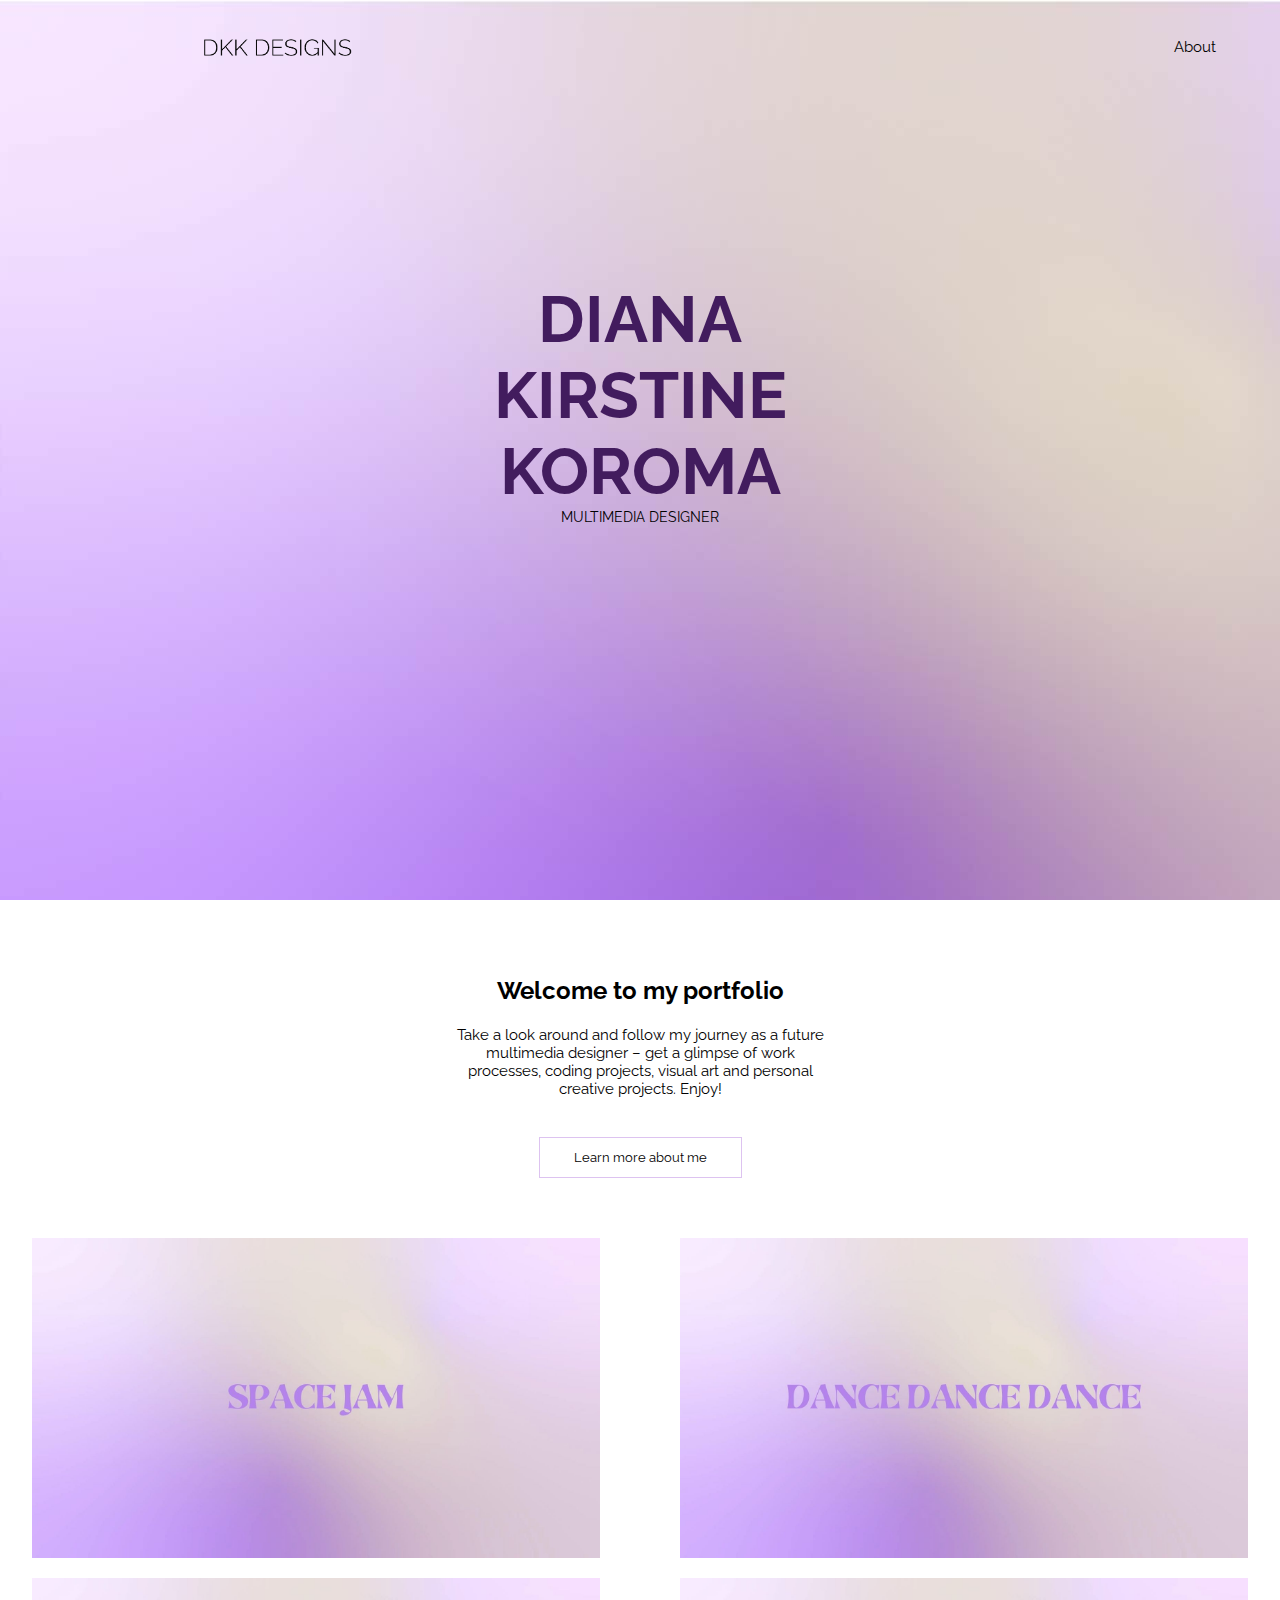
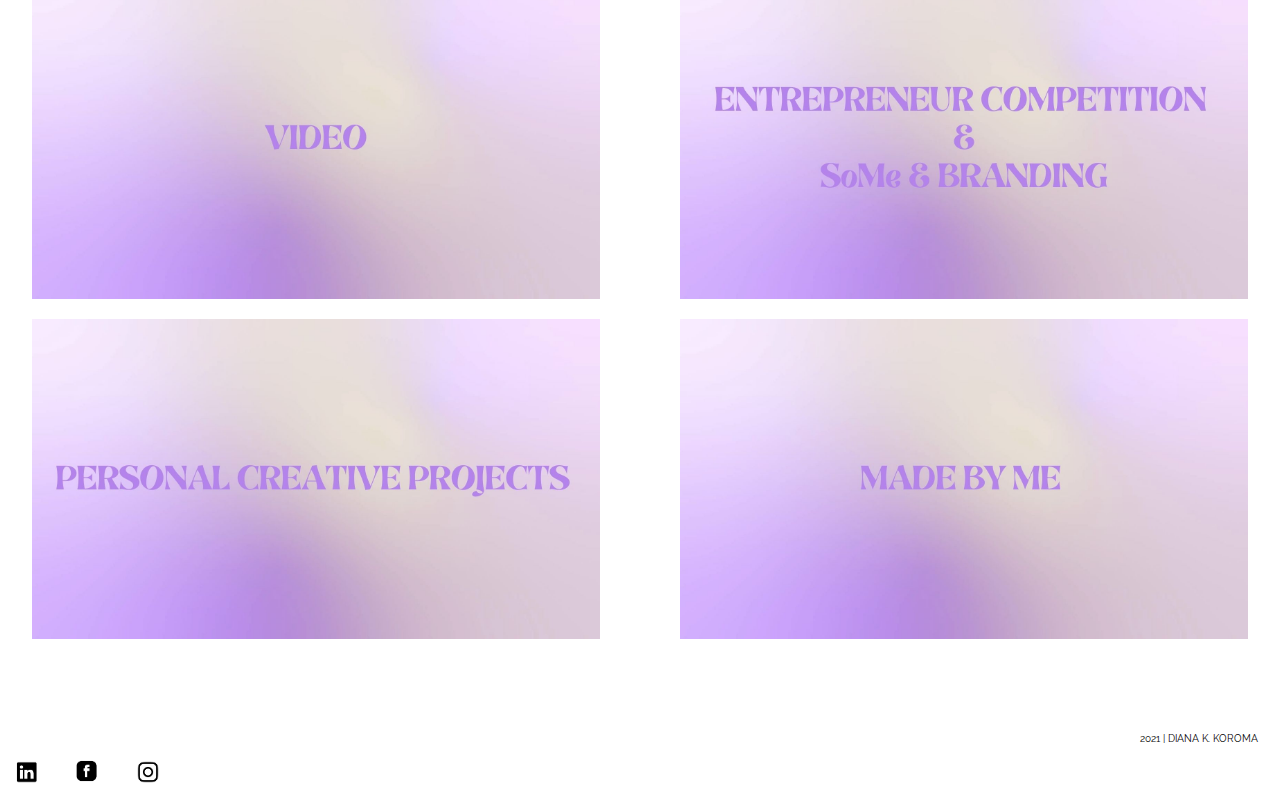
<file: index.html>
<!DOCTYPE html>
<html lang="en">

<head>
    <meta charset="UTF-8">
    <meta http-equiv="X-UA-Compatible" content="IE=edge">
    <meta name="viewport" content="width=device-width, initial-scale=1.0">
    <link rel="stylesheet" href="main.css">
    <link rel="icon" href="img/logo.svg">
    <link rel="preconnect" href="https://fonts.googleapis.com"> 
    <link rel="preconnect" href="https://fonts.gstatic.com" crossorigin> 
    <link href="https://fonts.googleapis.com/css2?family=Raleway:ital,wght@0,100;0,200;0,300;0,400;0,500;0,600;1,100;1,200;1,300&display=swap" rel="stylesheet">
    <title>HOME | DKK DESIGNS</title>
</head>



<body>

    <header>

        <nav>

            <a href="index.html"><img src="img/logo.png" alt="logo"></a>

                <ul>

                    <li><a href="about.html">About</a></li>

                </ul>

        </nav>

            <div class="text-box">

                <h1>
                    DIANA <br>
                    KIRSTINE <br>
                    KOROMA
                </h1>


                <p>MULTIMEDIA DESIGNER</p>

            </div>

    </header>



<!-- sektion med knap til om mig/CV -->

    <section class="welcome">

        <h2>
            Welcome to my portfolio
        </h2>
            
            <p>
                Take a look around and follow my journey as a future multimedia
                designer – get a glimpse of work processes,
                coding projects, visual art
                and personal creative projects. Enjoy!
            </p>


        <a href="about.html" target="_blank" class="button">Learn more about me </a>



    </section>

<!--ny sektion med projekter i grid. mere brugervenlighed og personlighed ved implementering af disse på startsiden-->


    <section>

        <div class="container">

            
            <div class="rumrejsen">

                <a href="rumrejsen.html" target="_blank"><img src="img/1.jpg" alt="thumbnail"></a>
            
            </div>



            <div class="dans">

                <a href="dans.html" target="_blank"><img src="img/2.jpg" alt="thumbnail"></a>
            
            </div>
                


            <div class="video">
            
                <a href="video.html" target="_blank"><img src="img/3.jpg" alt="thumbnail"></a>

            </div>
        


            <div class="some">

                <a href="some.html" target="_blank"><img src="img/4.jpg" alt="thumbnail"></a>

            </div>
            


            <div class="personal">

                <a href="diana.html" target="_blank"><img src="img/5.jpg" alt="painting"></a>

            </div>


            
            <div class="personal">

                <a href="diana.html" target="_blank"><img src="img/6.jpg" alt="thumbnail"></a>

            </div>

            
        </div>


    </section>



    <footer>

        <p>
            2021 | DIANA K. KOROMA
        </p>

            <a href="https://www.linkedin.com/in/dianakirstinekoroma/" target="_blank"><img src="img/in.png" alt="some"></a>

            <a href="https://www.facebook.com/profile.php?id=100006957587957" target="_blank"><img src="img/f.png" alt="some"></a>

            <a href="https://www.instagram.com/dianakirstine/" target="_blank"><img src="img/ig.png" alt="some"></a>   
    </footer>



</body>

</html>
</file>
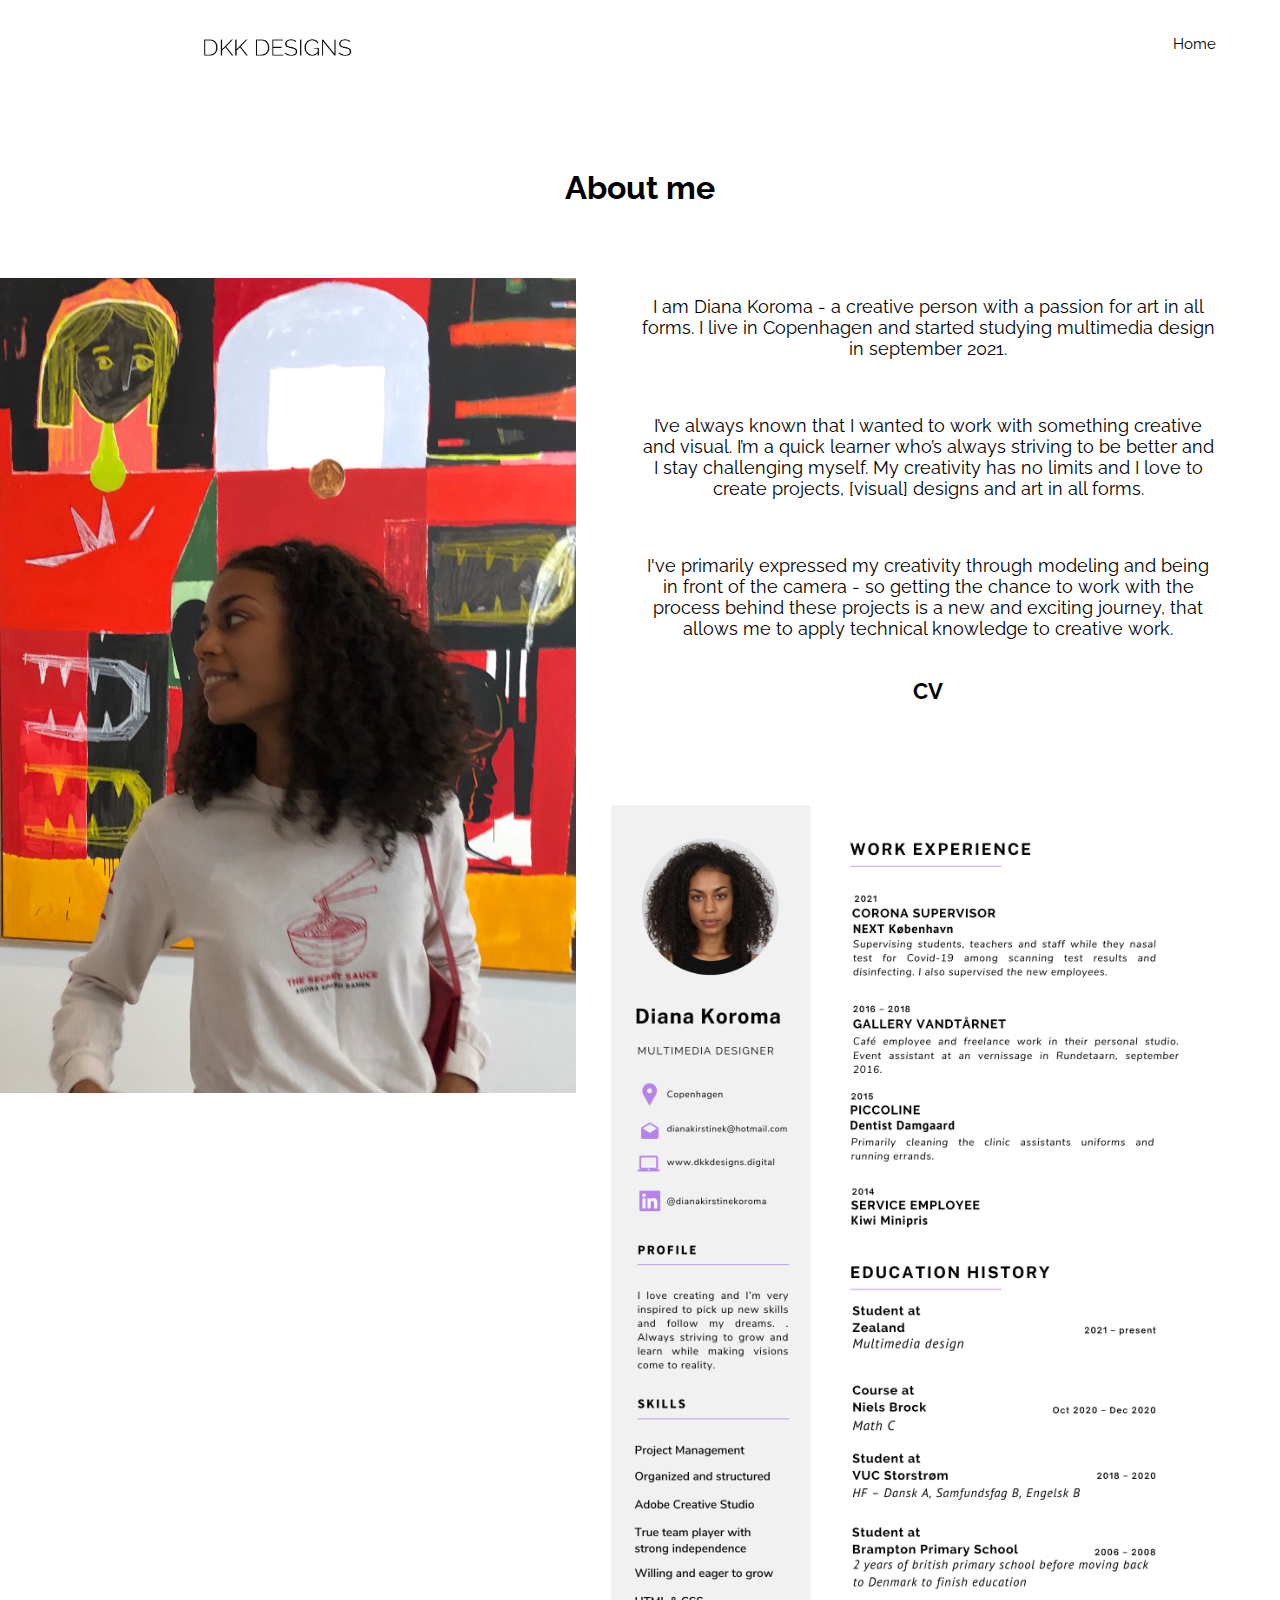
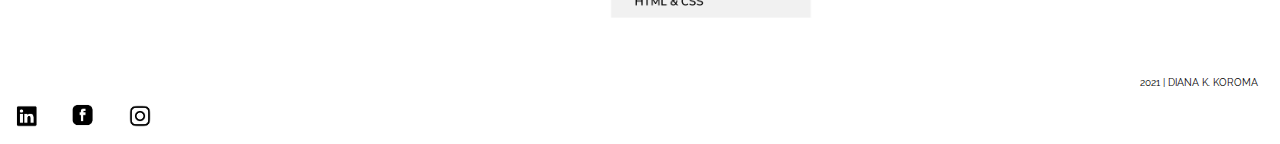
<file: about.html>
<!DOCTYPE html>
<html lang="en">

<head>
    <meta charset="UTF-8">
    <meta http-equiv="X-UA-Compatible" content="IE=edge">
    <meta name="viewport" content="width=device-width, initial-scale=1.0">
    <link rel="stylesheet" href="about.css">
    <link rel="preconnect" href="https://fonts.googleapis.com"> 
    <link rel="preconnect" href="https://fonts.gstatic.com" crossorigin> 
    <link href="https://fonts.googleapis.com/css2?family=Raleway:ital,wght@0,100;0,200;0,300;0,400;0,500;0,600;1,100;1,200;1,300&display=swap" rel="stylesheet">
    <title>ABOUT ME | DKK DESIGNS</title>
</head>


<body>
    
    <header>

        <nav>

            <a href="index.html"><img src="img/logo.png" alt="logo"></a>

                <ul>

                    <li><a href="index.html">Home</a></li>

                </ul>


        </nav>

        <h1>About me</h1>

    </header>



    <section> 

        <div class="text-about">

            <img src="img/dd.jpeg" alt="portriat">

                <p>
                    I am Diana Koroma - a creative person with a passion for art in all forms.
                    I live in Copenhagen and started studying 
                    multimedia design in september 2021.  
                </p>

                <p>
                    I’ve always known that I wanted to work with 
                    something creative and visual. I’m a quick learner
                    who’s always striving to be better and I stay 
                    challenging myself. My creativity has no limits
                    and I love to create projects, [visual] designs and art 
                    in all forms.
                </p>

                <p>
                    I've primarily expressed my creativity through modeling and
                    being in front of the camera - so getting the chance to work 
                    with the process behind these projects is a new and exciting
                    journey, that allows me to apply technical knowledge to creative
                    work.
                </p>
        </div>

    </section>



    <section>

        <h2>CV</h2>

        <img src="img/cv.png" alt="CV">

    </section>


<footer>

    <p>
        2021 | DIANA K. KOROMA

    </p>

    <a href="https://www.linkedin.com/in/dianakirstinekoroma/" target="_blank"><img src="img/in.png" alt="some"></a>

    <a href="https://www.facebook.com/profile.php?id=100006957587957" target="_blank"><img src="img/f.png" alt="some"></a>

    <a href="https://www.instagram.com/dianakirstine/" target="_blank"><img src="img/ig.png" alt="some"></a>
    

</footer>


</body>


</html>
</file>
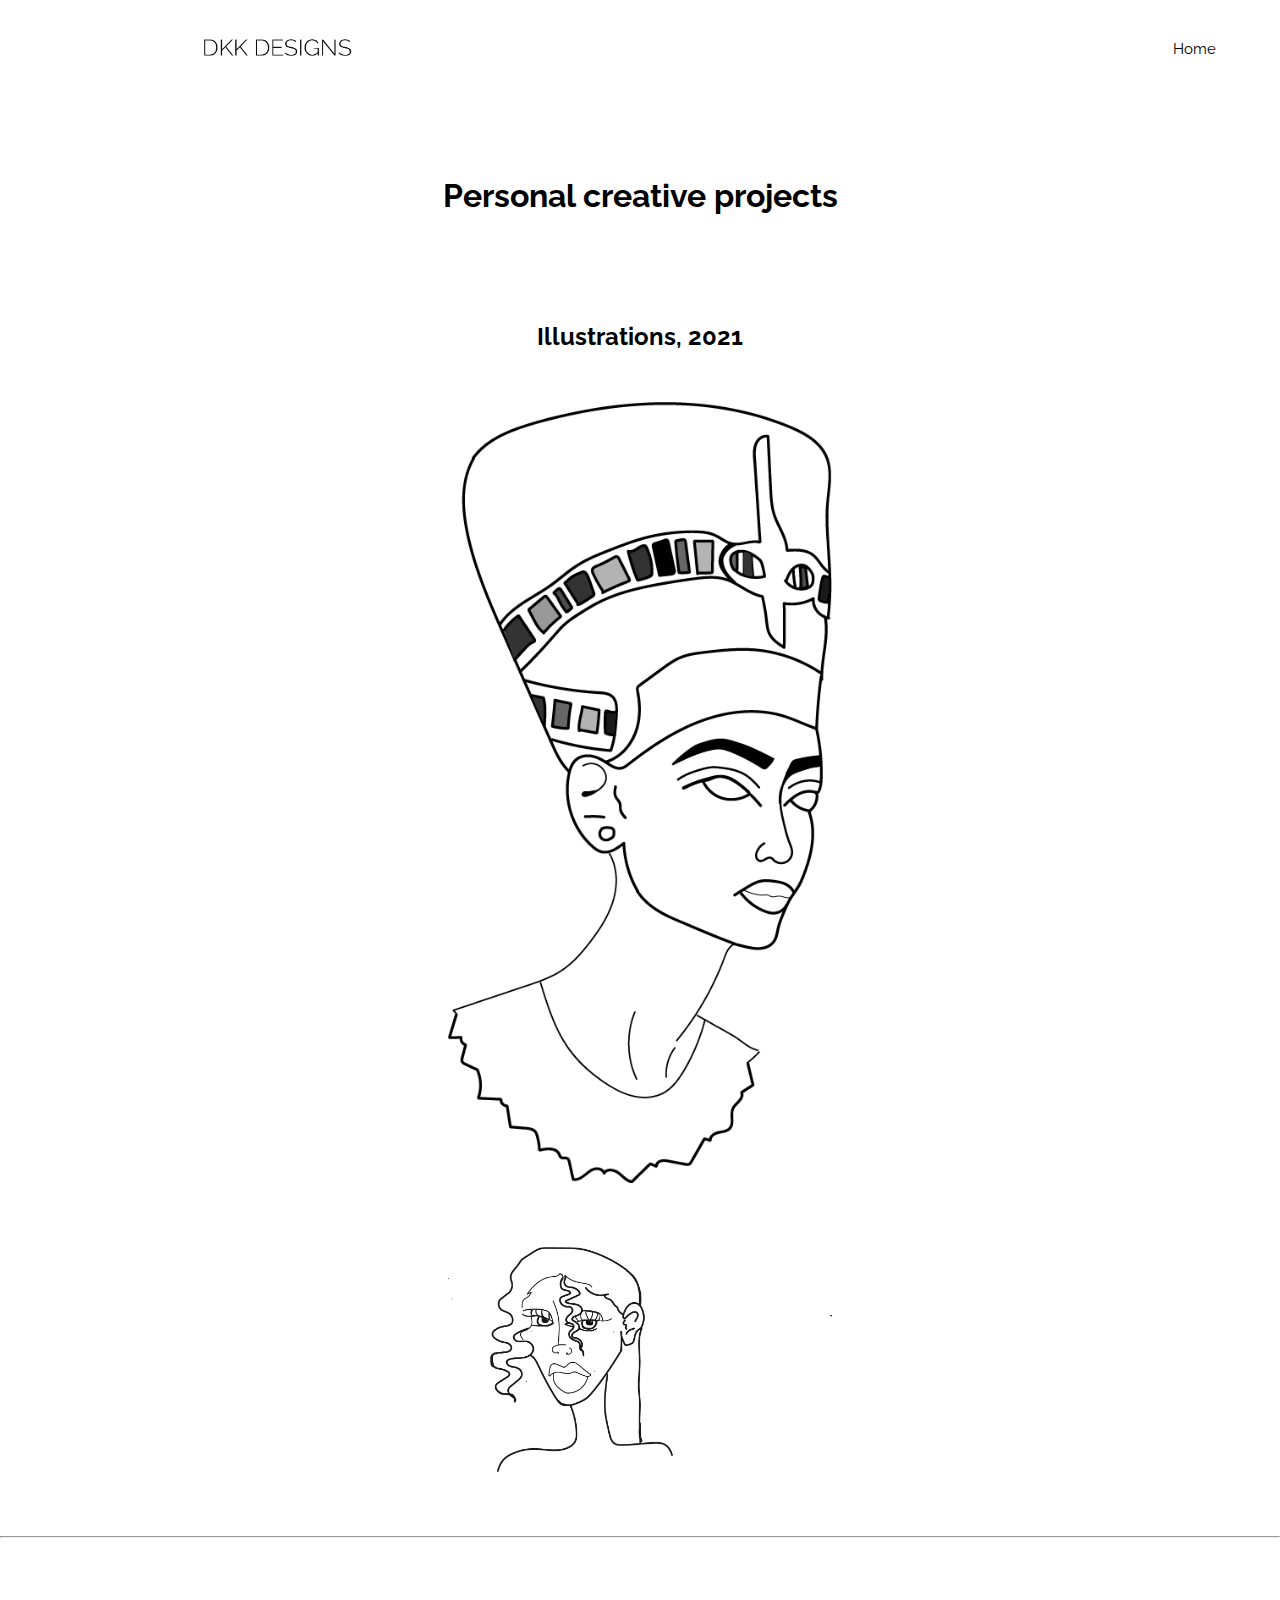
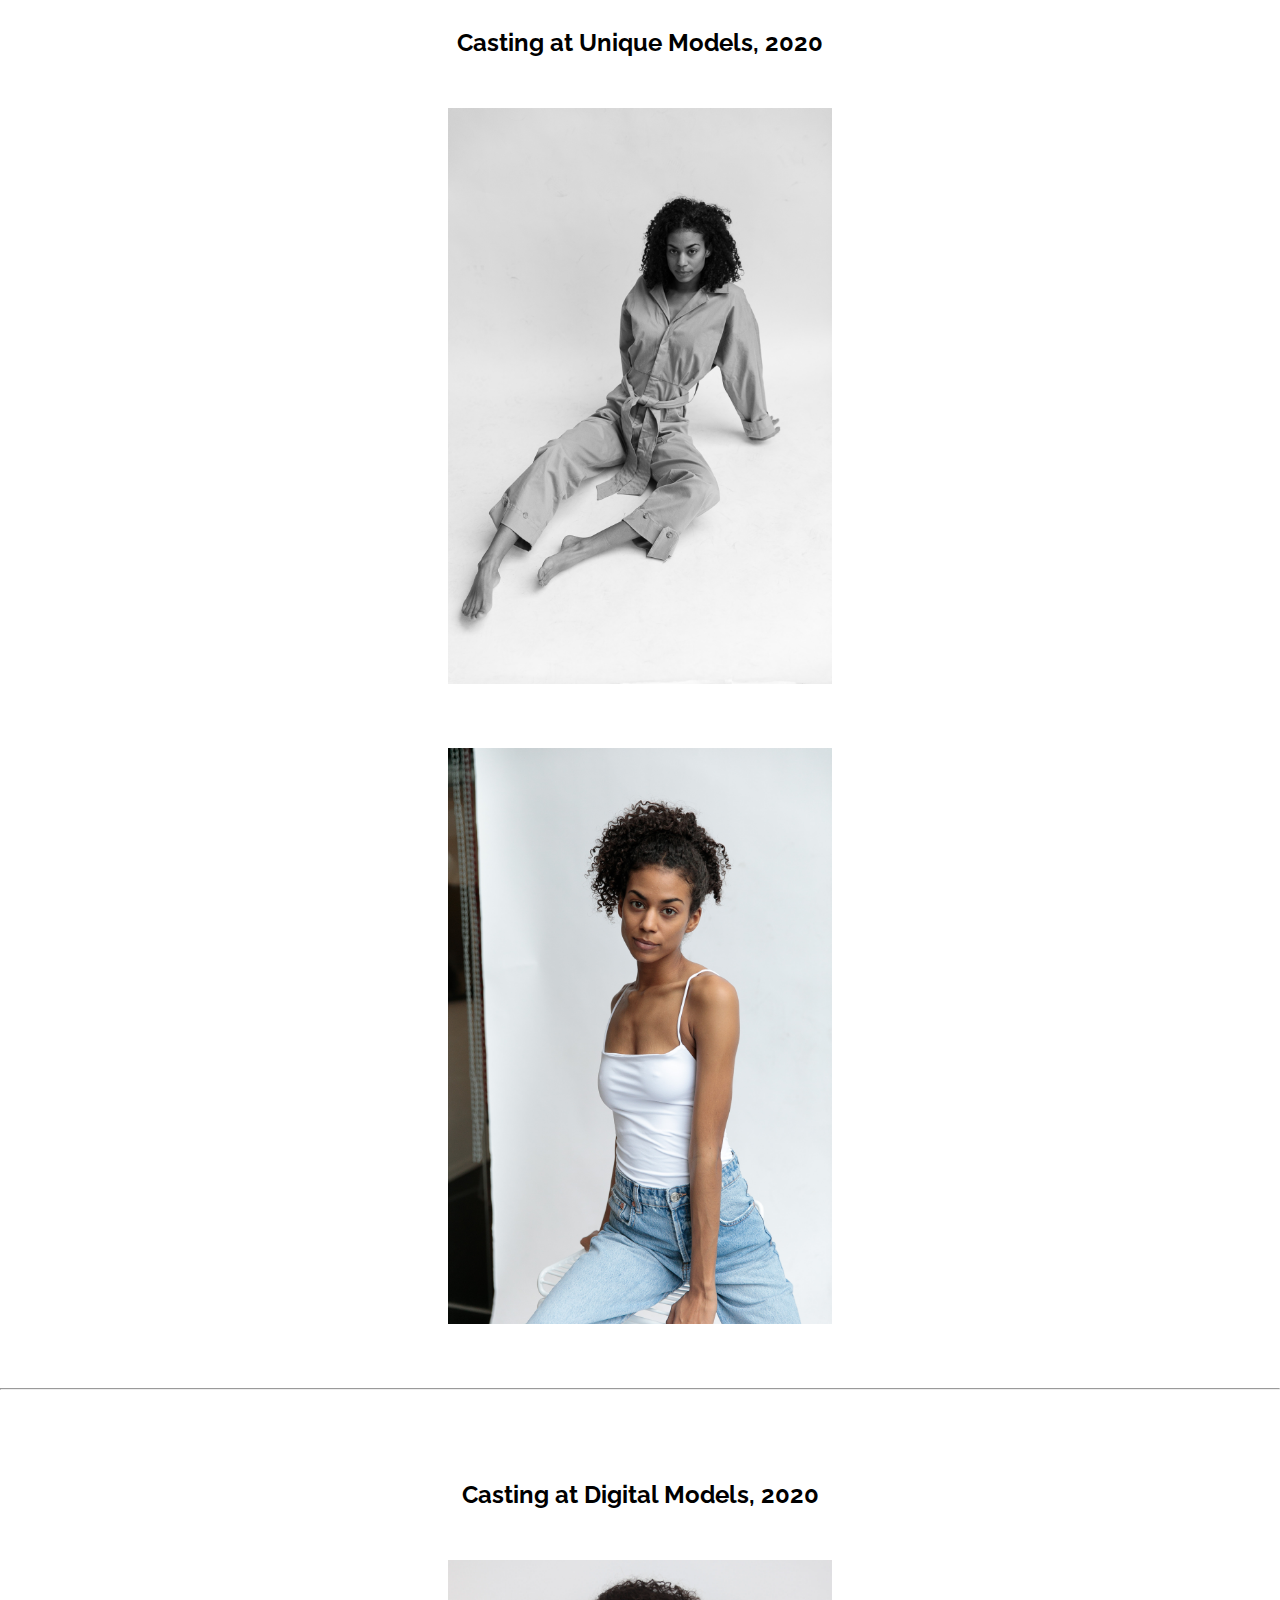
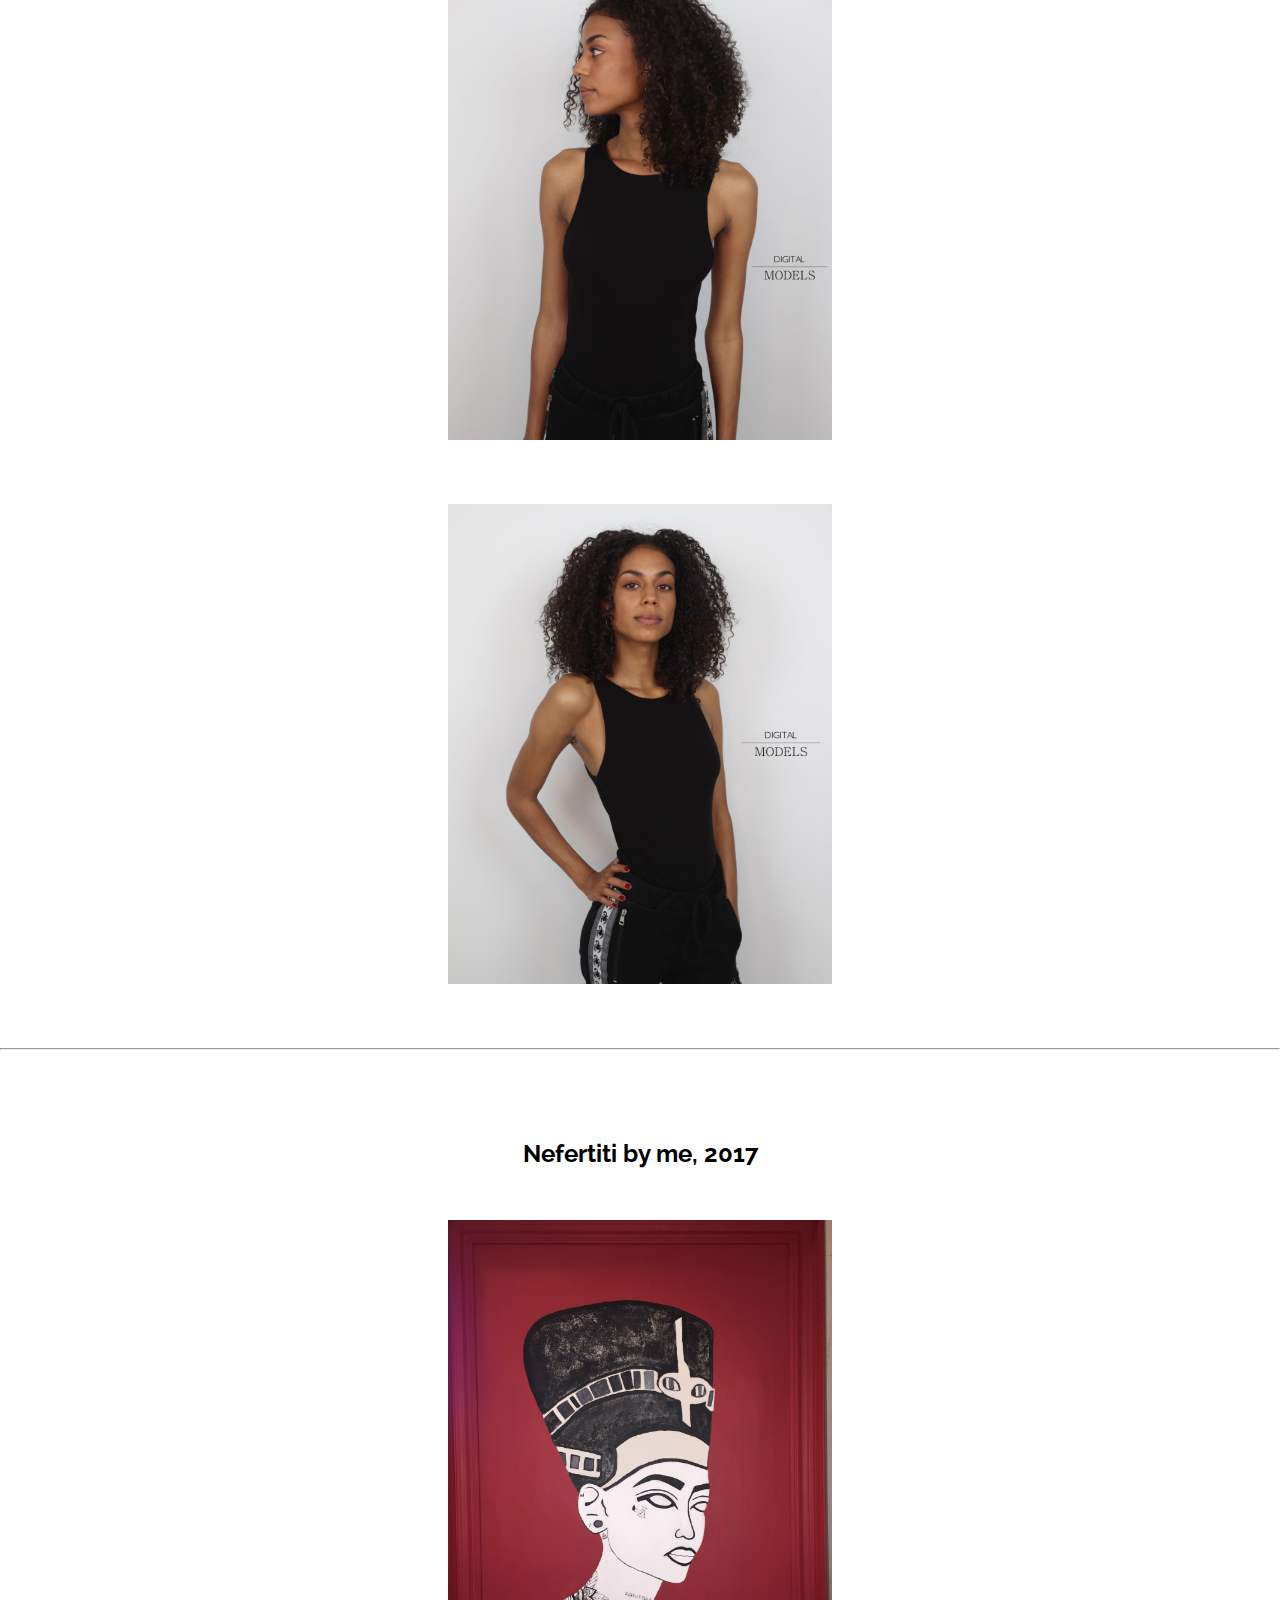
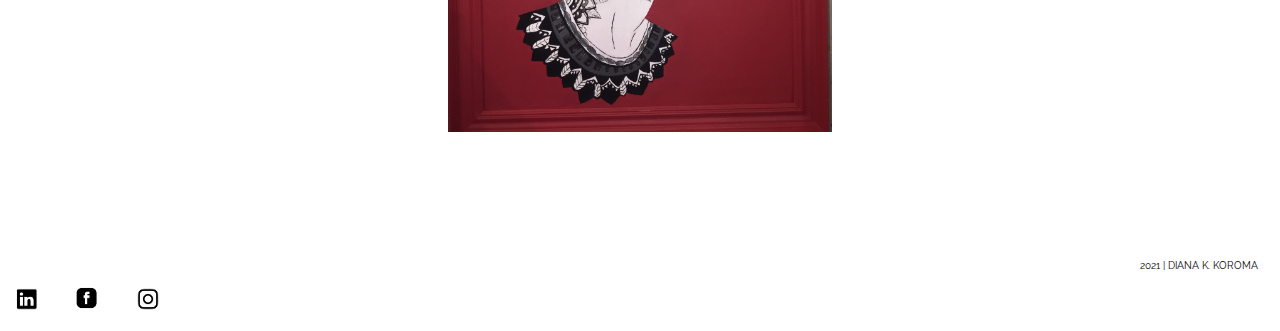
<file: diana.html>
<!DOCTYPE html>
<html lang="en">

<head>
    <meta charset="UTF-8">
    <meta http-equiv="X-UA-Compatible" content="IE=edge">
    <meta name="viewport" content="width=device-width, initial-scale=1.0">
    <link rel="stylesheet" href="stylesheet.css">
    <link rel="icon" href="img/logo.svg">
    <link rel="preconnect" href="https://fonts.googleapis.com"> 
    <link rel="preconnect" href="https://fonts.gstatic.com" crossorigin> 
    <link href="https://fonts.googleapis.com/css2?family=Raleway:ital,wght@0,100;0,200;0,300;0,400;0,500;0,600;1,100;1,200;1,300&display=swap" rel="stylesheet">
    <title>DKK DESIGNS</title>
</head>



<body>

    <header>

        <nav>

            <a href="index.html"><img src="img/logo.png" alt="logo"></a>


                <ul>
                    <li><a href="index.html">Home</a></li>

                </ul>

        </nav>

        <h1>Personal creative projects</h1>
        
    </header>
    


    <section>
        
        <h2>Illustrations, 2021</h2>
        
            <img src="img/n.png" alt="illustration">

            <img src="img/dee.jpg" alt="illustration">

        <hr>

    </section>



    <section>

        <h2>Casting at Unique Models, 2020</h2>

            <img src="img/Diana-3484.jpg" alt="portriat">

            <img src="img/Diana-3670.jpg" alt="portriat">

        <hr>

    </section>



    <section>

        <h2>Casting at Digital Models, 2020</h2>

            <img src="img/dk1.JPG" alt="portriat">

            <img src="img/dk3.JPG" alt="portriat">

        <hr>

    </section>




    <section>

        <h2>Nefertiti by me, 2017</h2>

            <img src="img/nefertiti.JPG" alt="painting">

    </section>




    <footer>

        <p>
            2021 | DIANA K. KOROMA
        </p>
    
            <a href="https://www.linkedin.com/in/dianakirstinekoroma/" target="_blank"><img src="img/in.png" alt="some"></a>
        
            <a href="https://www.facebook.com/profile.php?id=100006957587957" target="_blank"><img src="img/f.png" alt="some"></a>
        
            <a href="https://www.instagram.com/dianakirstine/" target="_blank"><img src="img/ig.png" alt="some"></a>   

    </footer>



</body>


</html>
</file>
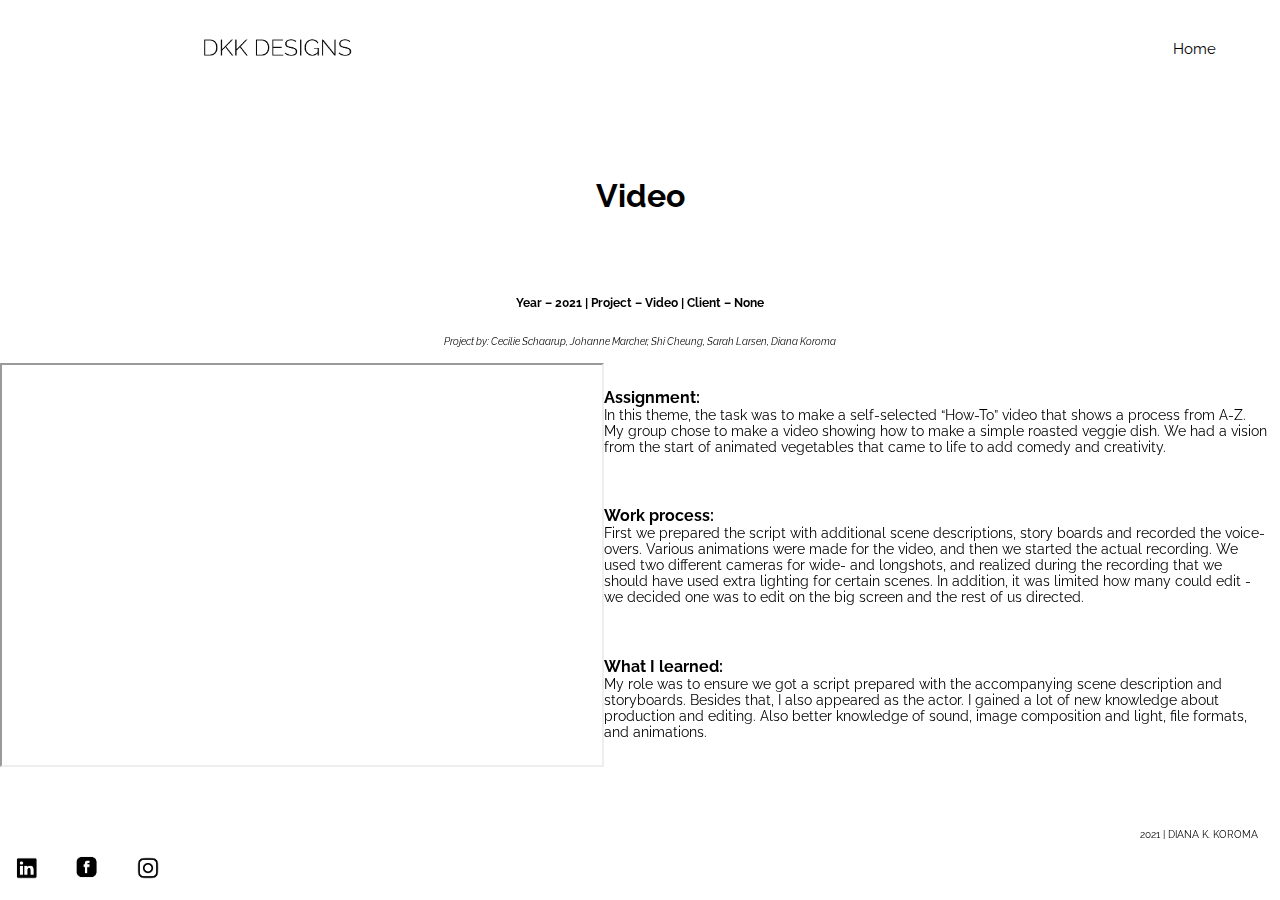
<file: video.html>
<!DOCTYPE html>
<html lang="en">

<head>
    <meta charset="UTF-8">
    <meta http-equiv="X-UA-Compatible" content="IE=edge">
    <meta name="viewport" content="width=device-width, initial-scale=1.0">
    <title>VIDEO | DKK DESIGNS</title>
    <link rel="stylesheet" href="stylesheet.css">
    <link rel="icon" href="img/logo.svg">
    <link rel="preconnect" href="https://fonts.googleapis.com"> 
    <link rel="preconnect" href="https://fonts.gstatic.com" crossorigin> 
    <link href="https://fonts.googleapis.com/css2?family=Raleway:ital,wght@0,100;0,200;0,300;0,400;0,500;0,600;1,100;1,200;1,300&display=swap" rel="stylesheet">
</head>




<body>

    <header>

        <nav>

            <a href="index.html"><img src="img/logo.png" alt="logo"></a>
            
                <ul>
                    <li><a href="index.html">Home</a></li>

                </ul>
           
        </nav>

            <h1>Video</h1>

    </header>



<!--  sektion med YouTube video + opgave, arbejdsproces og min rolle/hvad jeg har lært / kode linket via. YouTube -->


    <section class="text-info">
        
        <h2>
            Year – 2021   |  Project – Video  |  Client – None
        </h2>
        
        <p><i>
            Project by: Cecilie Schaarup, Johanne Marcher, Shi Cheung,
            Sarah Larsen, Diana Koroma
        </i></p>
        
    </section>
        


    <section class="text-assignment">

        <div class="text-assignment-content">

            <iframe src="https://www.youtube.com/embed/2ZV0gBk2TzY"

                title="YouTube video player" allowfullscreen>

            </iframe>

        </div>


        <div class="text">

            <h3>
                Assignment:
            </h3>

                <p> In this theme, the task was to make a self-selected “How-To” video
                    that shows a process from A-Z. My group chose to make a video showing
                    how to make a simple roasted veggie dish. We had a vision from the start
                    of animated vegetables that came to life to add comedy and creativity.
                </p>



            <h3>
                Work process:
            </h3>

                <p>
                    First we prepared the script with additional scene descriptions, story boards and recorded
                    the voice-overs. Various animations were made for the video, and then we started the
                    actual recording. We used two different cameras for wide- and longshots, and realized
                    during the recording that we should have used extra lighting for certain scenes. In addition,
                    it was limited how many could edit - we decided one was to edit on the big screen and the rest of us directed.
                </p>



            
            <h3>
                What I learned:
            </h3>

                <p>
                    My role was to ensure we got a script prepared with the accompanying scene description
                    and storyboards. Besides that, I also appeared as the actor. I gained a lot of new knowledge
                    about production and editing. Also better knowledge of sound, image composition and light, file formats, 
                    and animations.
                </p>
        </div>

    </section>





    <footer>

        <p>
            2021 | DIANA K. KOROMA
        </p>

            <a href="https://www.linkedin.com/in/dianakirstinekoroma/" target="_blank"><img src="img/in.png" alt="some"></a>

            <a href="https://www.facebook.com/profile.php?id=100006957587957" target="_blank"><img src="img/f.png" alt="some"></a>

            <a href="https://www.instagram.com/dianakirstine/" target="_blank"><img src="img/ig.png" alt="some"></a>
                
    </footer>


</body>


</html>
</file>
<file: main.css>
/*  forsidens layout  */

*{
    margin: 0;
    padding: 0;
    font-family: 'Raleway', sans-serif;
}


header{
    min-height: 100vh;
    width: 100%;
    background-image: url(img/baggrund.jpg);
    position: relative;
}

nav img{
    width: 150px;
    margin: 10px;
}

h1{
    padding-top: 20vh;
    text-align: center;
    color: #421c5e;
}

/*simpel navbar*/


nav{
    display: flex;
    padding: 2% 5% 2% 15%;
    justify-content: space-between;
    align-items: center;
}

nav ul li{
    display: inline-block;
    text-align: center;
    margin-right: 1%;
    padding-bottom: 20%;
    position: relative;
}

nav ul li a{
    color:#000;
    text-decoration: none;
    font-size: 15px;

}

/*ny sektion - header text*/

.text-box h1{
    font-size: 60px;
}

.text-box p{
    text-align: center;
    font-size: 14px;
}



/*sektion med velkommen og knap til om mig*/


.welcome{
    display: block;
    text-align:center;
    padding-top: 50px;
    padding-bottom: 10px;
}

.welcome p{
    display: block;
    text-align: center;
    font-size: 15px;
    padding-top: 1vh;
    padding-bottom: 1%;
    padding-left: 15%;
    padding-right: 15%;
    margin-bottom: 4%;
}

.button{
    display: inline-block;
    text-decoration: none;
    background:transparent;
    color: #000;
    border: 1px solid #DDC3F0;
    padding: 12px 34px;
    font-size: 13px;
    position: relative;
    cursor: pointer;
}

/*  ny sektion – velkommen til min portfolio med knap */

.container{
    width: 100vw;
    height: 100%;
    display: grid;
    grid-gap: 1rem;
    grid-template-columns: 1fr;
    grid-template-rows: 1fr;
    text-align: center;
    padding-top: 50px;
}

.container img{
    width: 90%;
    background-size: cover;

}


footer{
    padding-top: 7%;
}


footer p{
    text-align: right;
    margin-right: 22px;
    font-size: 10px;
}

footer img{
    display: inline-block;
    justify-content: left;
    width: 50px; 
    padding: 3px;
}






/* styling: desktop format  */

@media screen and (min-width: 1000px) {


    
    .header{
        min-height: 100vh;
        background-image: url(baggrund.jpg);
    }

    .text-box h1{
        font-size: 65px;
    }



    .welcome h2{
        padding-top: 2%;
        padding-bottom: 1%;
    }



    .welcome p{
        padding-top: 1vh;
        padding-bottom: 1%;
        padding-left: 35%;
        padding-right: 35%;
        margin-bottom: 2%;
        
    }

/*hover-effekt virker kun på desktop og er derfor kun implementeret her*/

    .button:hover{
        border: 1px solid #DDC3F0;
        background: #DDC3F0;
        transition: 1s;
    }


    .container{
        width: auto;
        margin: auto;
        height: 100%;
        display: grid;
        grid-gap: 1rem;
        grid-template-columns: 1fr 1fr;
        grid-template-rows: auto;
        position: relative;
    }
    



}
</file>
<file: about.css>
*{
    padding: 0;
    margin: 0;
    font-family: 'Raleway', sans-serif;
}

header{
    
    width: 100%;
    background-color: #fff;
}

h1{
    text-align: center;
    padding-top: 8vh;
    padding-bottom: 8vh;
}



nav img{
    width: 150px;
    margin: 10px;
}


nav{
    display: flex;
    padding: 2% 5% 2% 15%;
    justify-content: space-between;
    align-items: center;
}


nav ul li{
    display: inline-block;
    text-align: center;
    margin-right: 1%;
    padding-bottom: 20%;
    position: relative;
}

nav ul li a{
    color: #000;
    text-decoration: none;
    font-size: 15px;
}


/*  om mig sektion  */

.text-about img{
    width: 45%;
    display:block;
    margin-left: auto;
    margin-right: auto;
    padding-bottom: 4%;
    
}

h2{
    padding-bottom: 6%;
    font-size: 22px;
    text-align: center;
}

.text-about p{
    font-size: 15px;
    display:inline-block;
    text-align: center;
    margin-bottom: 2%;
    padding-left: 10%;
    padding-right: 10%;
    padding-top: 2vh;
    padding-bottom: 1%;
}


/*  CV sektion (png) */


img{
    width: 80%;
    display: flex;
    margin-left: auto;
    margin-right: auto;

}



footer p{
    text-align: right;
    margin-right: 22px;
    font-size: 10px;
}

footer img{
    display: inline-block;
    justify-content: left;
    width: 50px; 
    padding: 3px;
}


@media screen and (min-width: 1000px) {
    

/* gemmer  burger menuens icon */
  
    nav .fas{
        display: none;
    }
  
  
/*  navbarens links  */
  
  nav{
        display: flex;
         padding: 2% 5% 2% 15%;
         justify-content: space-between;
        align-items: center;
    }
  
  
  .nav-links{
        height: 100vh;
        width: 100%;
        right: -380px;
        text-align: left;
        position: absolute;
        background-color: transparent;
        padding-top: 4%;
  
    }
  
  .nav-links ul li{
        display: inline-block;
        margin-right: -9%;
        margin-left: 10%;
    }
  
  .nav-links ul li a{
        color: #000;
        text-align: left;
        position: relative;
  
    }

/*  om mig sektion  */

    .text-about p{
        display: flex;
        margin-bottom: 2%;
        padding-left: 5%;
        padding-right: 5%;
        padding-top: 2vh;
        padding-bottom: 1%;
        font-size: 18px;
    }

    



   /* CV sektion */
  
  img{
        width: 48%;
        display: flex;
        float: left;
    }
  


    .cv{
        padding-top: 5vh;
    }



    footer{
        padding-top: 70%;

    }
  
}
</file>
<file: stylesheet.css>
/*  fælles css layout til projekterne: rumrejsen, dans, video, cmh, egne projekter  */


*{
    margin: 0;
    padding: 0;
    font-family: 'Raleway', sans-serif;
}

header{
    width: 100%;
    position: relative;
    text-align: center;
}


/*nav bar + logo*/

nav img{
    width: 150px;
    margin: 10px;
}

nav{
    display: flex;
    padding: 2% 5% 2% 15%;
    justify-content: space-between;
    align-items: center;
}

nav ul li{
    display: inline-block;
    text-align: center;
    margin-right: 1%;
    padding-bottom: 20%;
    position: relative;
}

nav ul li a{
    color:#000;
    text-decoration: none;
    font-size: 15px;

}



/*headings*/

h1{
    padding-top: 8vh;
    padding-bottom: 2vh;
    text-align: center;
}

h2{
    text-align: center;
    padding-top: 7%;
    padding-bottom: 4%;
}


/*info tekst*/


.text-info h2{
    font-size: 12px;
    text-align: center;
}

.text-info p{
    text-align: center;
    font-size: 10px;
    padding-left: 7%;
    padding-right: 7%;
    margin-bottom: 1rem;
}




/* visuals */

img{
    width: 50%;
    display: block;
    margin: auto;
    padding-bottom: 5%;
    
}


video{
    width: 100%;
    height: 60%;
    display: flex;
    margin: auto;

}

iframe{
    width: 500px;
    height: 310px;
    display: flex;
    margin: auto;
}



/*sektion med beskrivelse under video*/

.text-assignment h3{
    font-size: 16px;
    padding-top: 5%;
    padding-bottom: 5%s;
    padding-left: 2%;
    padding-right: 2%;

}


.text-assignment p{
    font-size: 15px;
    padding-left: 2%;
    padding-right: 2%;
}


footer{
    padding-top: 7%;
}


footer p{
    text-align: right;
    margin-right: 22px;
    font-size: 10px;
}


footer img{
    display: inline-block;
    justify-content: left;
    width: 50px; 
    padding: 3px;
}









/* styling: desktop format */



@media screen and (min-width: 1000px) {


/*  sektionernes tekst og video styling  */

section .text-assignment{
    display: flex;

}



/*informations tekst - year, client, project by */



.text-info h2{
    font-size: 12px;
    text-align: center;
    padding-bottom: 2%;
    padding-top: 5%;
}



/*visuals*/

img{
width: 30%; 
display: block;  
}
    

video{
    width: 50%;
    height: 70%;
    display: flex;
    float: left;
    padding-right: 2%;
}
    
iframe{
    display: flex;
    float: left;
    width: 600px;
    height: 400px;
        
}



/*  projekt beskrivelsens styling  */


    
.text-assignment h3{
    padding-top: 2%;
}

    
.text-assignment p{
    font-size: 14px;
    text-align: left;
    padding-bottom: 2%;
    padding-right: 1%;
        
}



footer{
    padding-top: 5%;
}

}
</file>
